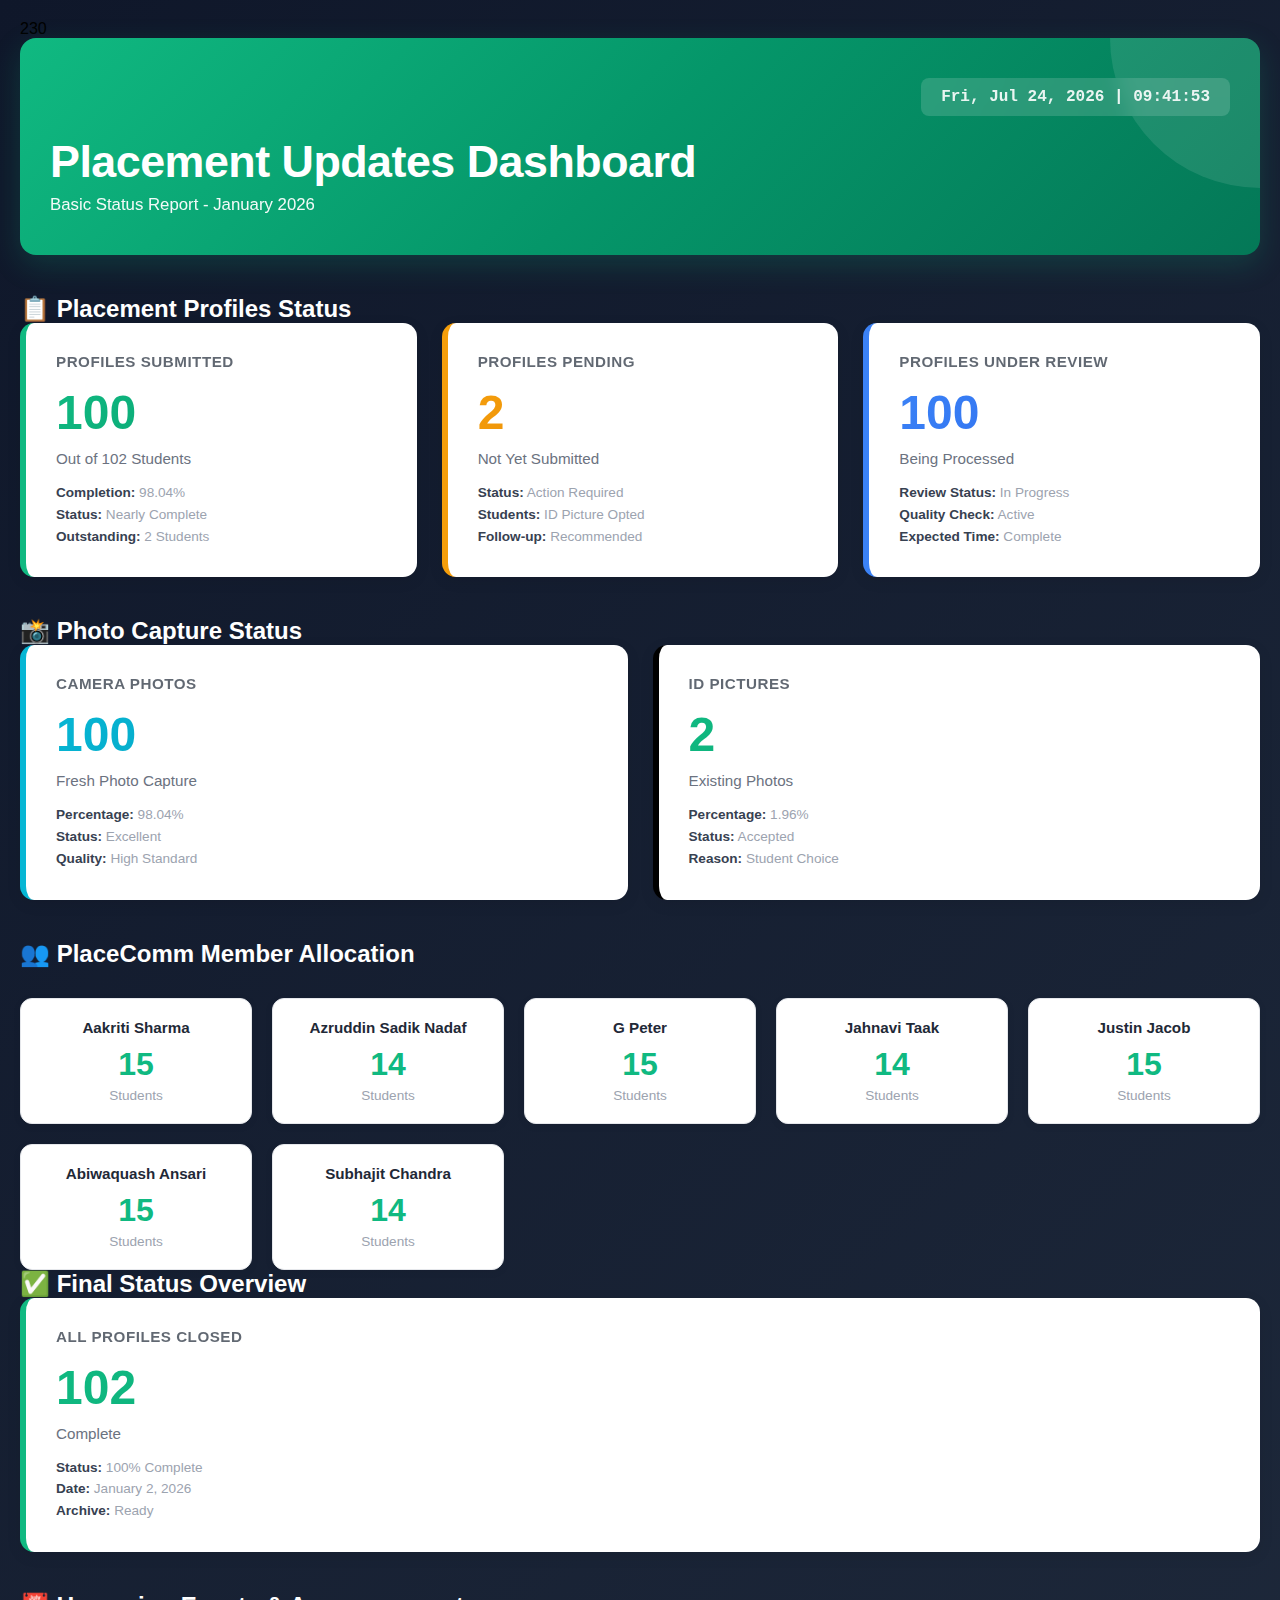
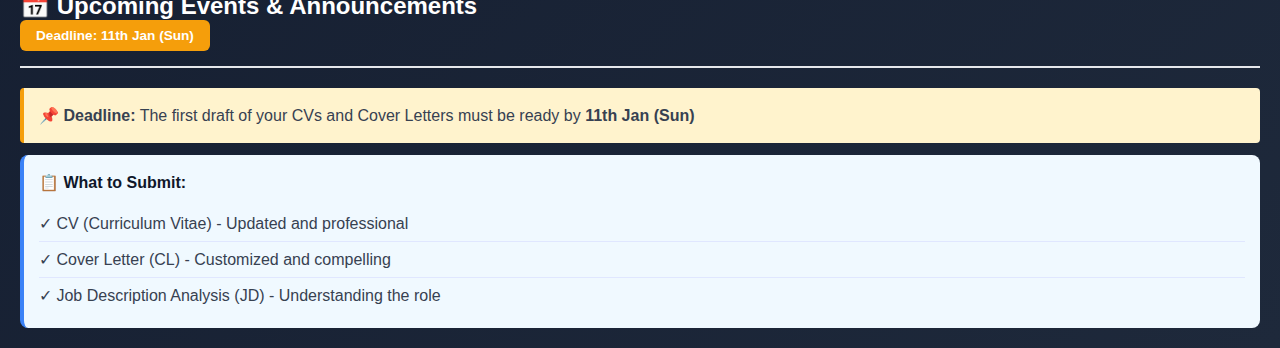
<file: Basic-Status-index.html>
230

<!DOCTYPE html>
<html lang="en">
<head>
  <meta charset="UTF-8">
  <meta name="viewport" content="width=device-width, initial-scale=1.0">
  <title>Placement Dashboard - Basic Status</title>
  <style>
    * {
      margin: 0;
      padding: 0;
      box-sizing: border-box;
    }

    body {
      font-family: 'Segoe UI', Tahoma, Geneva, Verdana, sans-serif;
      background: linear-gradient(135deg, #0f172a 0%, #1e293b 100%);
      min-height: 100vh;
      padding: 20px;
    }

    .container {
      max-width: 1400px;
      margin: 0 auto;
    }

    header {
      background: linear-gradient(135deg, #10b981 0%, #059669 50%, #047857 100%);
      color: white;
      padding: 40px 30px;
      border-radius: 16px;
      margin-bottom: 40px;
      box-shadow: 0 10px 30px rgba(16, 185, 129, 0.2);
      position: relative;
      overflow: hidden;
    }

    header::before {
      content: '';
      position: absolute;
      top: 0;
      right: 0;
      width: 300px;
      height: 300px;
      background: rgba(255, 255, 255, 0.1);
      border-radius: 50%;
      transform: translate(50%, -50%);
    }

    .header-content {
      position: relative;
      z-index: 1;
    }

    .clock {
      font-size: 16px;
      font-weight: 600;
      color: rgba(255, 255, 255, 0.9);
      text-align: right;
      margin-bottom: 20px;
      background: rgba(255, 255, 255, 0.15);
      padding: 10px 20px;
      border-radius: 8px;
      font-family: 'Courier New', monospace;
      width: fit-content;
      margin-left: auto;
      backdrop-filter: blur(10px);
    }

    header h1 {
      font-size: 2.8em;
      margin-bottom: 8px;
      font-weight: 700;
      letter-spacing: -0.5px;
    }

    header p {
      font-size: 1.05em;
      opacity: 0.95;
      font-weight: 500;
    }

    .stats-grid {
      display: grid;
      grid-template-columns: repeat(auto-fit, minmax(300px, 1fr));
      gap: 25px;
      margin-bottom: 40px;
    }

    .stat-card {
      background: white;
      padding: 30px;
      border-radius: 14px;
      box-shadow: 0 4px 15px rgba(0, 0, 0, 0.08);
      border-left: 6px solid;
      transition: transform 0.3s ease, box-shadow 0.3s ease;
    }

    .stat-card:hover {
      transform: translateY(-8px);
      box-shadow: 0 8px 25px rgba(0, 0, 0, 0.12);
    }

    .stat-card.submitted {
      border-left-color: #10b981;
    }

    .stat-card.pending {
      border-left-color: #f59e0b;
    }

    .stat-card.review {
      border-left-color: #3b82f6;
    }

    .stat-card.allocated {
      border-left-color: #8b5cf6;
    }

    .stat-card.photo {
      border-left-color: #06b6d4;
    }

    .stat-card h3 {
      color: #1f2937;
      font-size: 0.95em;
      font-weight: 600;
      text-transform: uppercase;
      letter-spacing: 0.5px;
      margin-bottom: 15px;
      opacity: 0.7;
    }

    .stat-number {
      font-size: 3em;
      font-weight: 700;
      margin-bottom: 10px;
      background: linear-gradient(135deg, #10b981 0%, #059669 100%);
      -webkit-background-clip: text;
      -webkit-text-fill-color: transparent;
      background-clip: text;
    }

    .stat-card.pending .stat-number {
      background: linear-gradient(135deg, #f59e0b 0%, #d97706 100%);
      -webkit-background-clip: text;
      -webkit-text-fill-color: transparent;
      background-clip: text;
    }

    .stat-card.review .stat-number {
      background: linear-gradient(135deg, #3b82f6 0%, #2563eb 100%);
      -webkit-background-clip: text;
      -webkit-text-fill-color: transparent;
      background-clip: text;
    }

    .stat-card.allocated .stat-number {
      background: linear-gradient(135deg, #8b5cf6 0%, #7c3aed 100%);
      -webkit-background-clip: text;
      -webkit-text-fill-color: transparent;
      background-clip: text;
    }

    .stat-card.photo .stat-number {
      background: linear-gradient(135deg, #06b6d4 0%, #0891b2 100%);
      -webkit-background-clip: text;
      -webkit-text-fill-color: transparent;
      background-clip: text;
    }

    .stat-label {
      color: #6b7280;
      font-size: 0.95em;
      font-weight: 500;
      margin-bottom: 15px;
    }

    .stat-details {
      font-size: 0.85em;
      color: #9ca3af;
      line-height: 1.6;
    }

    .stat-details strong {
      color: #374151;
    }

    .member-grid {
      display: grid;
      grid-template-columns: repeat(auto-fit, minmax(200px, 1fr));
      gap: 20px;
      margin-top: 30px;
    }

    .member-card {
      background: white;
      padding: 20px;
      border-radius: 12px;
      text-align: center;
      box-shadow: 0 2px 8px rgba(0, 0, 0, 0.06);
      border: 1px solid #e5e7eb;
    }

    .member-card h4 {
      color: #1f2937;
      font-size: 0.95em;
      margin-bottom: 10px;
      font-weight: 600;
    }

    .member-count {
      font-size: 2em;
      font-weight: 700;
      color: #10b981;
      margin-bottom: 5px;
    }

    .member-label {
      color: #9ca3af;
      font-size: 0.85em;
    }

    220
    
      color: white;
      font-size: 1.6em;
      margin-bottom: 25px;
      margin-top: 40px;
      font-weight: 700;
      padding-bottom: 15px;
      border-bottom: 3px solid #10b981;
      display: inline-block;
    }
    
    .event-card {
      background: white;
      padding: 30px;
      border-radius: 14px;
      box-shadow: 0 4px 15px rgba(0, 0, 0, 0.08);
      border-left: 6px solid #f59e0b;
      margin-top: 20px;
    }

    .event-header {
      display: flex;
      justify-content: space-between;
      align-items: center;
      margin-bottom: 20px;
      padding-bottom: 15px;
      border-bottom: 2px solid #e5e7eb;
    }

    .event-header h3 {
      color: #0f172a;
      font-size: 1.3em;
      font-weight: 700;
      margin: 0;
    }

    .event-date {
      background: #f59e0b;
      color: white;
      padding: 8px 16px;
      border-radius: 6px;
      font-size: 0.85em;
      font-weight: 600;
    }

    .event-content p {
      margin-bottom: 12px;
      color: #374151;
      line-height: 1.6;
    }

    .event-message {
      color: #f59e0b;
      font-size: 1.05em;
      font-weight: 600;
    }

    .event-deadline {
      background: #fff3cd;
      padding: 15px;
      border-left: 4px solid #f59e0b;
      border-radius: 4px;
      color: #856404;
      margin: 15px 0;
    }

    .event-tips {
      background: #f0f9ff;
      padding: 15px;
      border-radius: 8px;
      border-left: 4px solid #3b82f6;
    }

    .event-tips p {
      color: #0f172a;
      font-weight: 600;
      margin-bottom: 10px;
    }

    .event-tips ul {
      list-style: none;
      padding: 0;
      margin: 0;
    }

    .event-tips li {
      color: #374151;
      padding: 8px 0;
      border-bottom: 1px solid #e0e7ff;
    }

    .event-tips li:last-child {
      border-bottom: none;
    }
    
h2 {
    color: white;
}

h3 {
    color: white;
}

.event-title { color: white; }
.event-message { color: white; }
    h3 { color: white; }

  </style>
</head>
<body>
  <div class="container">
    <header>
      <div class="header-content">
        <div class="clock" id="clock">Loading...</div>
        <h1>Placement Updates Dashboard</h1>
        <p>Basic Status Report - January 2026</p>
      </div>
    </header>

    <main>
      <!-- Placement Profiles Section -->
      <h2 class="section-title">📋 Placement Profiles Status</h2>
      <div class="stats-grid">
        <div class="stat-card submitted">
          <h3>Profiles Submitted</h3>
          <div class="stat-number">100</div>
          <div class="stat-label">Out of 102 Students</div>
          <div class="stat-details">
            <strong>Completion:</strong> 98.04%<br>
            <strong>Status:</strong> Nearly Complete<br>
            <strong>Outstanding:</strong> 2 Students
          </div>
        </div>

        <div class="stat-card pending">
          <h3>Profiles Pending</h3>
          <div class="stat-number">2</div>
          <div class="stat-label">Not Yet Submitted</div>
          <div class="stat-details">
            <strong>Status:</strong> Action Required<br>
            <strong>Students:</strong> ID Picture Opted<br>
            <strong>Follow-up:</strong> Recommended
          </div>
        </div>

        <div class="stat-card review">
          <h3>Profiles Under Review</h3>
          <div class="stat-number">100</div>
          <div class="stat-label">Being Processed</div>
          <div class="stat-details">
            <strong>Review Status:</strong> In Progress<br>
            <strong>Quality Check:</strong> Active<br>
            <strong>Expected Time:</strong> Complete
          </div>
        </div>
      </div>

      <!-- Photo Capture Section -->
      <h2 class="section-title">📸 Photo Capture Status</h2>
      <div class="stats-grid">
        <div class="stat-card photo">
          <h3>Camera Photos</h3>
          <div class="stat-number">100</div>
          <div class="stat-label">Fresh Photo Capture</div>
          <div class="stat-details">
            <strong>Percentage:</strong> 98.04%<br>
            <strong>Status:</strong> Excellent<br>
            <strong>Quality:</strong> High Standard
          </div>
        </div>

        <div class="stat-card">
          <h3>ID Pictures</h3>
          <div class="stat-number">2</div>
          <div class="stat-label">Existing Photos</div>
          <div class="stat-details">
            <strong>Percentage:</strong> 1.96%<br>
            <strong>Status:</strong> Accepted<br>
            <strong>Reason:</strong> Student Choice
          </div>
        </div>
      </div>

      <!-- Allocation Section -->
      <h2 class="section-title">👥 PlaceComm Member Allocation</h2>
      <div class="member-grid">
        <div class="member-card">
          <h4>Aakriti Sharma</h4>
          <div class="member-count">15</div>
          <div class="member-label">Students</div>
        </div>
        <div class="member-card">
          <h4>Azruddin Sadik Nadaf</h4>
          <div class="member-count">14</div>
          <div class="member-label">Students</div>
        </div>
        <div class="member-card">
          <h4>G Peter</h4>
          <div class="member-count">15</div>
          <div class="member-label">Students</div>
        </div>
        <div class="member-card">
          <h4>Jahnavi Taak</h4>
          <div class="member-count">14</div>
          <div class="member-label">Students</div>
        </div>
        <div class="member-card">
          <h4>Justin Jacob</h4>
          <div class="member-count">15</div>
          <div class="member-label">Students</div>
        </div>
        <div class="member-card">
          <h4>Abiwaquash Ansari</h4>
          <div class="member-count">15</div>
          <div class="member-label">Students</div>
        </div>
        <div class="member-card">
          <h4>Subhajit Chandra</h4>
          <div class="member-count">14</div>
          <div class="member-label">Students</div>
        </div>
      </div>

      <!-- Final Status Section -->
      <h2 class="section-title">✅ Final Status Overview</h2>
      <div class="stats-grid">
        <div class="stat-card submitted">
          <h3>All Profiles Closed</h3>
          <div class="stat-number">102</div>
          <div class="stat-label">Complete</div>
          <div class="stat-details">
            <strong>Status:</strong> 100% Complete<br>
            <strong>Date:</strong> January 2, 2026<br>
            <strong>Archive:</strong> Ready
          </div>
        </div>
      </div>
      
      <!-- Upcoming Events Section -->
      <h2 class="section-title">📅 Upcoming Events & Announcements</h2>
      <div class="event-card">
        <div class="event-header">
          <span class="event-date">Deadline: 11th Jan (Sun)</span>
        </div>
        <div class="event-content">
          <p class="event-deadline"><strong>📌 Deadline:</strong> The first draft of your CVs and Cover Letters must be ready by <strong>11th Jan (Sun)</strong></p>
          <div class="event-tips">
            <p><strong>📋 What to Submit:</strong></p>
            <ul>
              <li>✓ CV (Curriculum Vitae) - Updated and professional</li>
              <li>✓ Cover Letter (CL) - Customized and compelling</li>
              <li>✓ Job Description Analysis (JD) - Understanding the role</li>
            </ul>
          </div>
        </div>
      </div>
    </main>
  </div>

  <script>
    function updateClock() {
      const now = new Date();
      const hours = String(now.getHours()).padStart(2, '0');
      const minutes = String(now.getMinutes()).padStart(2, '0');
      const seconds = String(now.getSeconds()).padStart(2, '0');
      const date = now.toLocaleDateString('en-US', { weekday: 'short', year: 'numeric', month: 'short', day: 'numeric' });
      
      document.getElementById('clock').textContent = `${date} | ${hours}:${minutes}:${seconds}`;
    }
    
    updateClock();
    setInterval(updateClock, 1000);
  </script>
</body>
</html>
</file>
